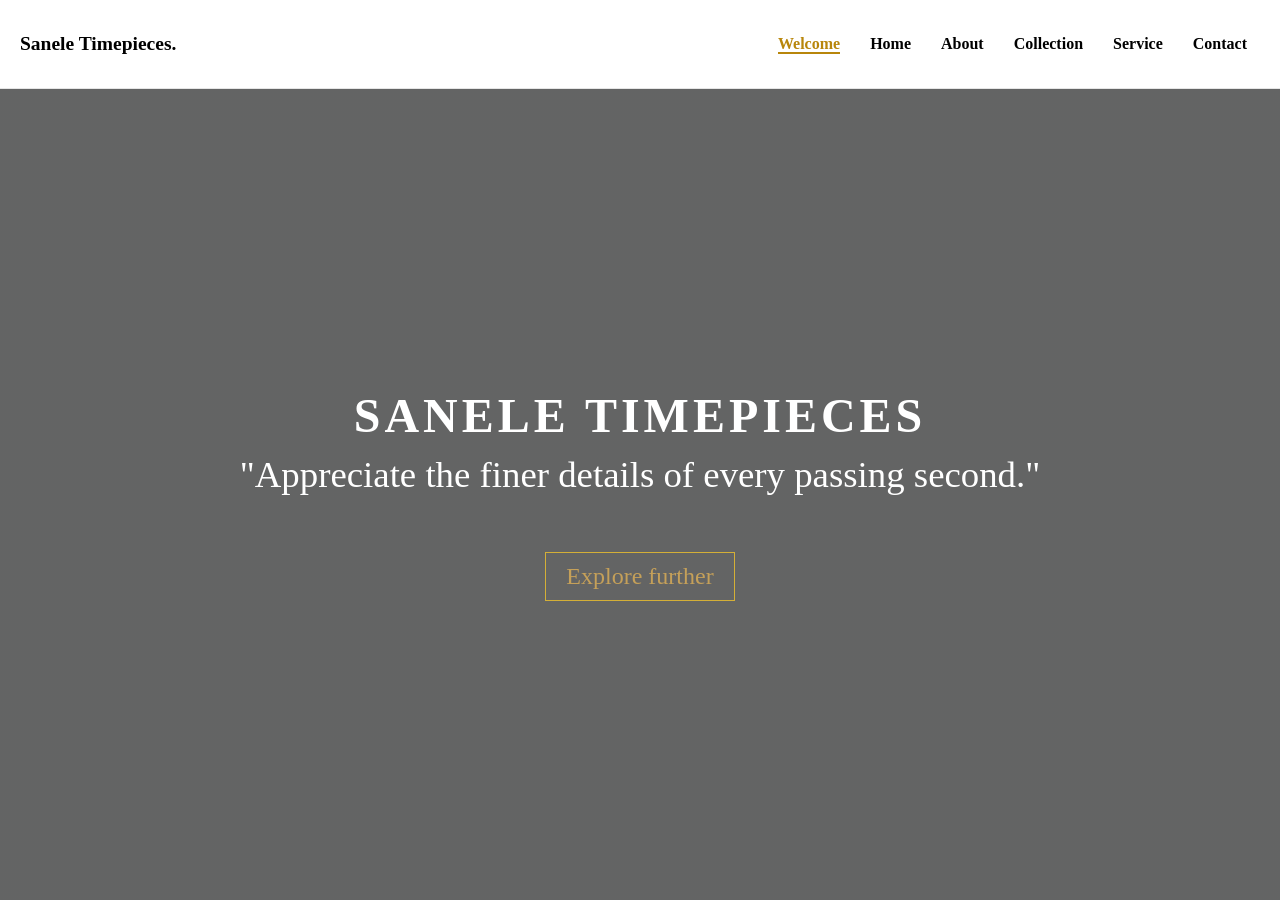
<file: index.html>
<!DOCTYPE html>
<html lang="en">
<head>
    <meta charset="UTF-8">
    <title>Sanele Timepieces | Opening</title>
    <link rel="stylesheet" href="heritage_style.css">
</head>
<body class="home-page">
    <header>
        <h1 class="logo"><a href="index.html">Sanele Timepieces.</a></h1>
        <nav>
            <a href="index.html" class="active">Welcome</a>
            <a href="home.html">Home</a>
            <a href="about.html">About</a>
            <a href="collection.html">Collection</a>
            <a href="service.html">Service</a>
            <a href="contact.html">Contact</a>
        </nav>
    </header>

    <main class="hero-section">
        <h1>Sanele timepieces</h1>
        <p>"Appreciate the finer details of every passing second."</p>
        <a href="home.html" class="btn-pill">Explore further</a> 
    </main>
</body>
</html>
</file>
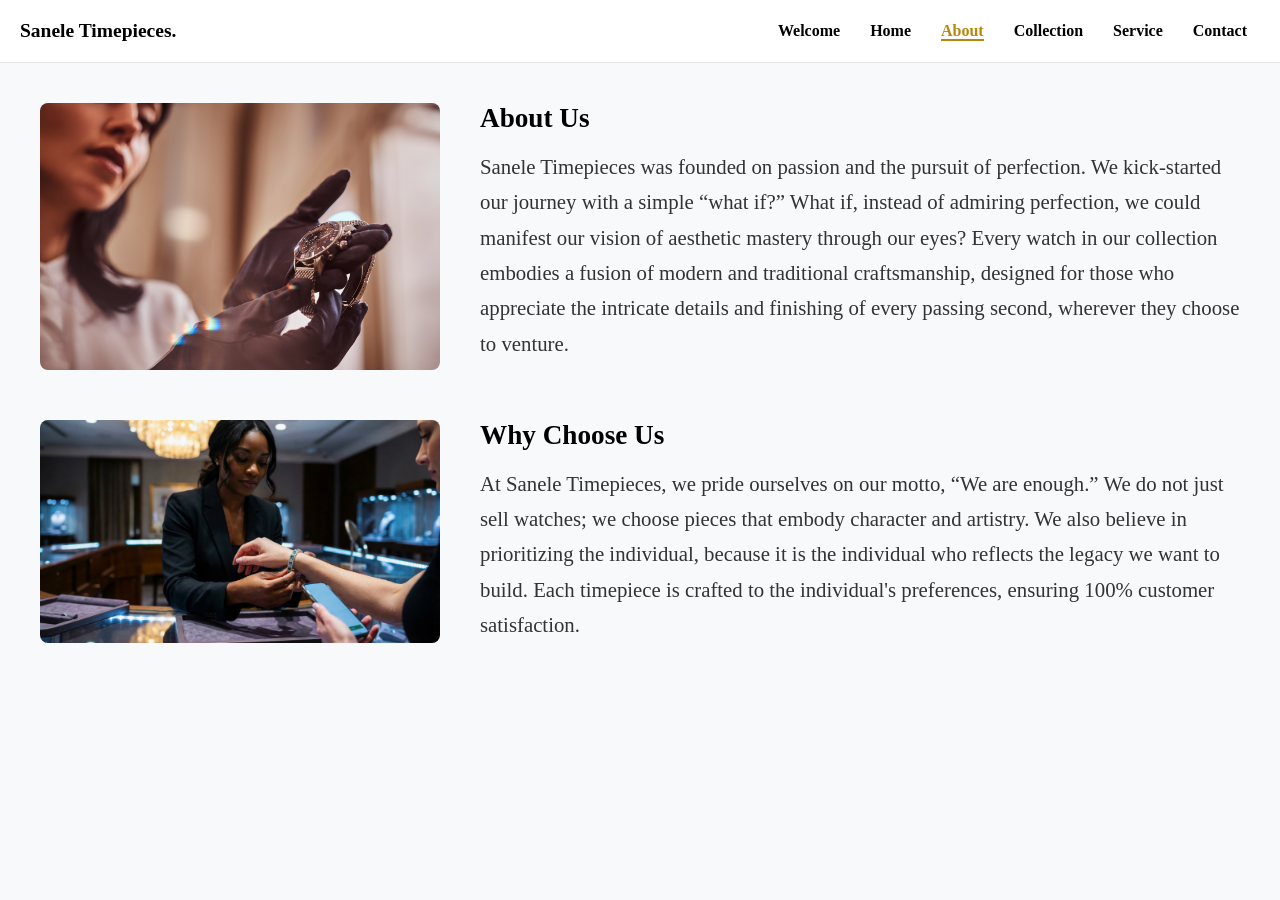
<file: about.html>
<!DOCTYPE html>
<html lang="en">
<head>
    <meta charset="UTF-8">
    <title>About Us</title>
    <link rel="stylesheet" href="heritage_style.css">
</head>
<body>
    <header>
        <div class="logo"><a href="index.html">Sanele Timepieces.</a></div>
        <nav>
            <a href="index.html">Welcome</a>
            <a href="home.html">Home</a>  
            <a href="about.html" class="active">About</a>
            <a href="collection.html">Collection</a>
            <a href="service.html">Service</a>
            <a href="contact.html">Contact</a>
        </nav>
    </header>

    <main class="content-container">
        <section class="row-item">
            <img src="seller-shows-exclusive-men-s-wristwatch-from-new-collection-luxury-jewelry-store.jpg" alt="Our History">
            <article class="text-block">
                <h2>About Us</h2> 
                <p>Sanele Timepieces was founded on passion and the pursuit of perfection. We kick-started our journey with a simple “what if?” What if, instead of admiring perfection, we could manifest our vision of aesthetic mastery through our eyes? Every watch in our collection embodies a fusion of modern and traditional craftsmanship, designed for those who appreciate the intricate details and finishing of every passing second, wherever they choose to venture.</p>
            </article>
        </section>

        <section class="row-item">
            <img src="jewelry-store-employee-helps-customer-try-bracelet-customer-pays-purchase-phone-using-nfc.jpg" alt="Our Commitment">
            <article class="text-block">
                <h2>Why Choose Us</h2> 
                <p>At Sanele Timepieces, we pride ourselves on our motto, “We are enough.” We do not just sell watches; we choose pieces that embody character and artistry. We also believe in prioritizing the individual, because it is the individual who reflects the legacy we want to build. Each timepiece is crafted to the individual's preferences, ensuring 100% customer satisfaction.</p>
            </article>
        </section>
    </main>
</body>
</html>
</file>
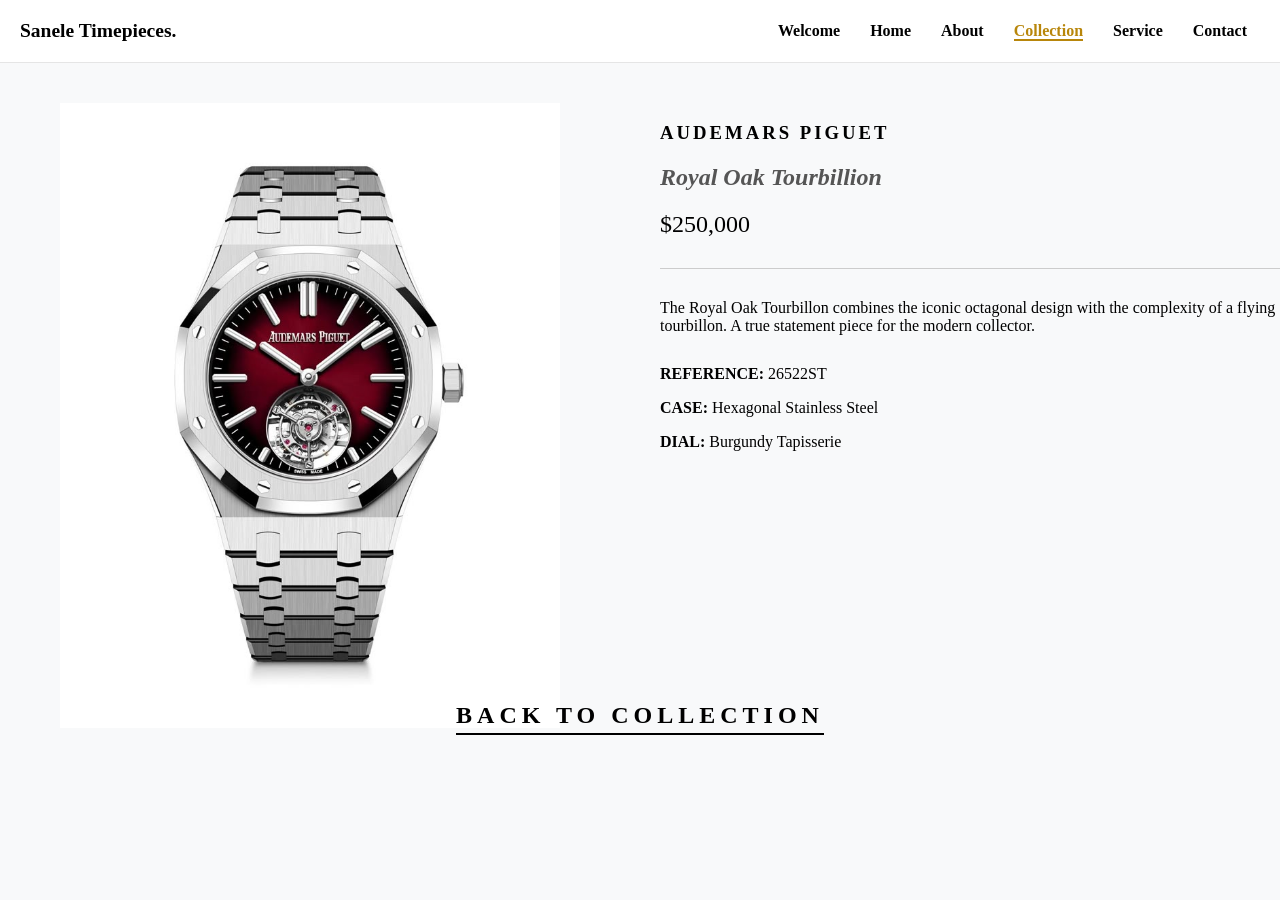
<file: Audemars1.html>
<!DOCTYPE html>
<html lang="en">
<head>
    <meta charset="UTF-8">
    <meta name="viewport" content="width=device-width, initial-scale=1.0">
    <title>Audemars Piguet | Sanele Timepieces</title>
    <link rel="stylesheet" href="heritage_style.css">
</head>
<body>
    <header>
        <div class="logo">
            <a href="index.html">Sanele Timepieces.</a>
        </div> 
        <nav>
            <a href="index.html">Welcome</a>
            <a href="home.html">Home</a>  
            <a href="about.html">About</a>
            <a href="collection.html" class="active">Collection</a>
            <a href="service.html">Service</a>
            <a href="contact.html">Contact</a>
        </nav>
    </header>

    <main class="collection-container">
        <article style="display: flex; flex-wrap: wrap; gap: 40px; padding: 40px 0;">
            
            <figure style="flex: 1; min-width: 300px; text-align: center; margin: 0;">
                <img src="product-8.jpg" alt="Audemars Piguet Royal Oak Tourbillion" class="product-img" style="width: 100%; max-width: 500px; height: auto;">
            </figure>

            <section style="flex: 1; min-width: 300px;">
                <h1 style="text-transform: uppercase; letter-spacing: 3px;">Audemars Piguet</h1>
                <h2 style="font-style: italic; color: #555;">Royal Oak Tourbillion</h2>
                <p style="font-size: 1.5rem; margin: 20px 0;">$250,000</p>
                
                <hr style="border: 0; border-top: 1px solid #ccc; margin: 30px 0;">

                <div class="description">
                    <p>The Royal Oak Tourbillon combines the iconic octagonal design with the complexity of a flying tourbillon. A true statement piece for the modern collector.</p>
                </div>

                <aside style="margin: 30px 0;">
                    <p><strong>REFERENCE:</strong> 26522ST</p>
                    <p><strong>CASE:</strong> Hexagonal Stainless Steel</p>
                    <p><strong>DIAL:</strong> Burgundy Tapisserie</p>
                </aside>
            </section>
        </article>

        <div class="back-footer">
            <a href="collection.html" class="back-to-collection">BACK TO COLLECTION</a>
        </div>
    </main>

</body>
</html>
</file>
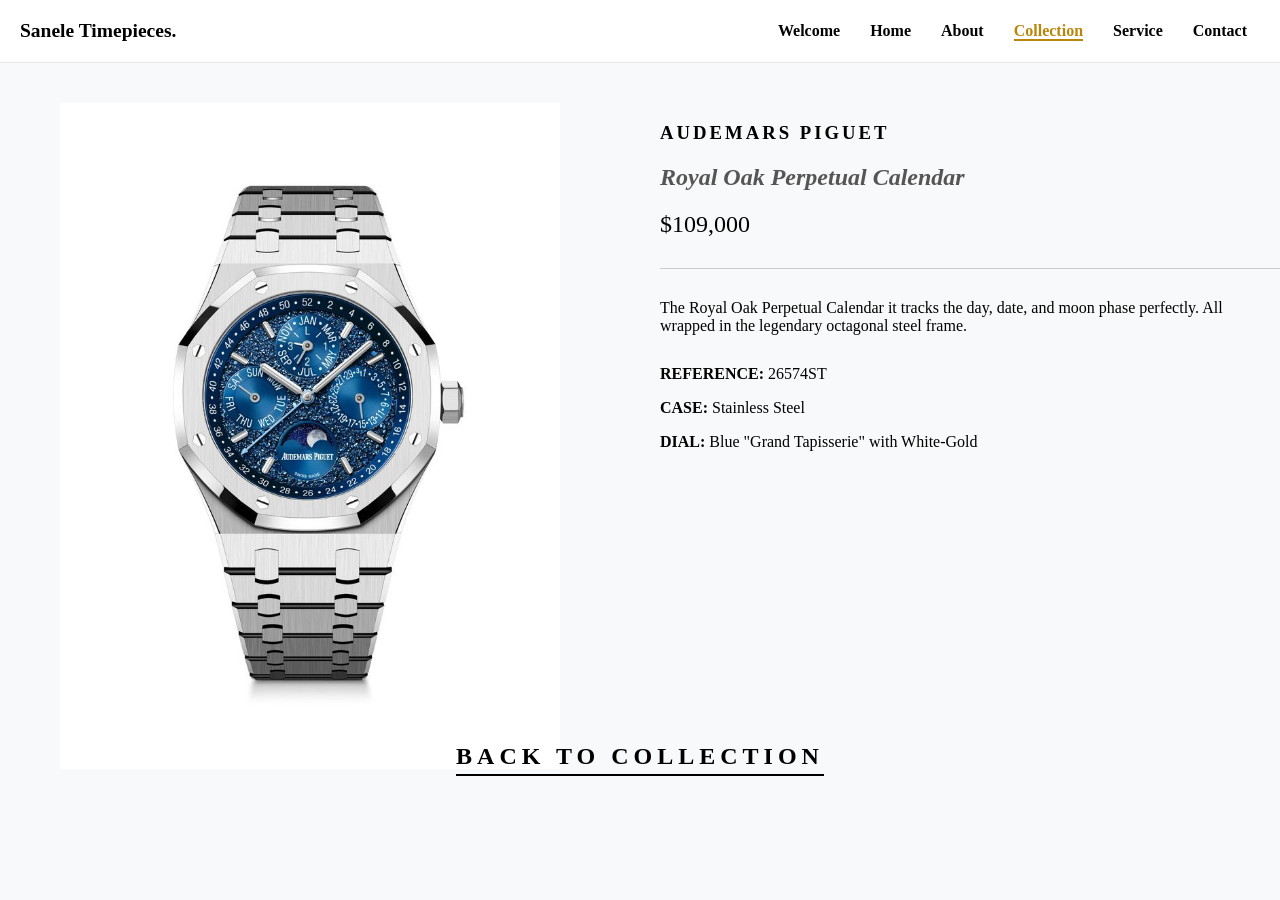
<file: Audemars2.html>
<!DOCTYPE html>
<html lang="en">
<head>
    <meta charset="UTF-8">
    <meta name="viewport" content="width=device-width, initial-scale=1.0">
    <title>Audemars Piguet | Sanele Timepieces</title>
    <link rel="stylesheet" href="heritage_style.css">
</head>
<body>
    <header>
        <div class="logo">
            <a href="index.html">Sanele Timepieces.</a>
        </div>  
        <nav>
            <a href="index.html">Welcome</a>
            <a href="home.html">Home</a>  
            <a href="about.html">About</a>
            <a href="collection.html" class="active">Collection</a>
            <a href="service.html">Service</a>
            <a href="contact.html">Contact</a>
        </nav>
    </header>

    <main class="collection-container">
        <article style="display: flex; flex-wrap: wrap; gap: 40px; padding: 40px 0;">
            <figure style="flex: 1; min-width: 300px; text-align: center; margin: 0;">
                <img src="product-9.jpg" alt="Audemars Piguet Royal Oak Perpetual Calendar" class="product-img" style="width: 100%; max-width: 500px; height: auto;">
            </figure>

            <section style="flex: 1; min-width: 300px;">
                    <h1 style="text-transform: uppercase; letter-spacing: 3px;">Audemars Piguet</h1>
                    <h2 style="font-style: italic; color: #555;">Royal Oak Perpetual Calendar</h2>
                    <p style="font-size: 1.5rem; margin: 20px 0;">$109,000</p>
                    <hr style="border: 0; border-top: 1px solid #ccc; margin: 30px 0;">
                <div class="description">
                    <p>The Royal Oak Perpetual Calendar it tracks the day, date, and moon phase perfectly. All wrapped in the legendary octagonal steel frame.</p>
                </div>
                <aside style="margin: 30px 0;">
                    <p><strong>REFERENCE:</strong> 26574ST</p>
                    <p><strong>CASE:</strong> Stainless Steel</p>
                    <p><strong>DIAL:</strong> Blue "Grand Tapisserie" with White-Gold</p>
                </aside>
            </section>
        </article>

        <div class="back-footer">
            <a href="collection.html" class="back-to-collection">BACK TO COLLECTION</a>
        </div>
    </main>
</body>
</html>
</file>
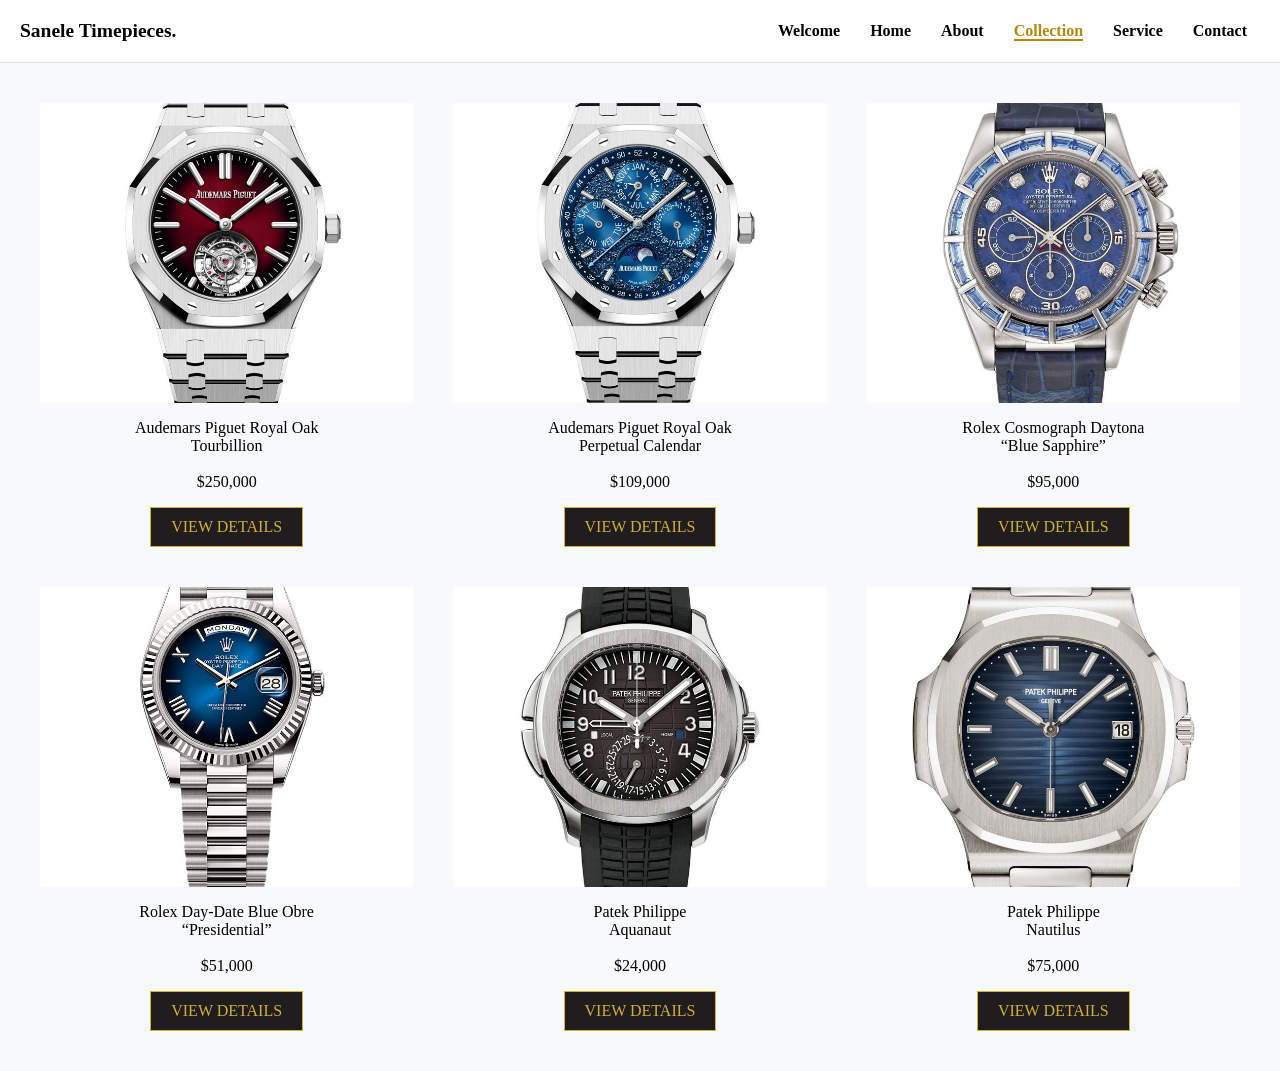
<file: collection.html>
<!DOCTYPE html>
<html lang="en">
<head>
    <meta charset="UTF-8">
    <title>Collection | Sanele Timepieces</title>
    <link rel="stylesheet" href="heritage_style.css">
</head>
<body>
    <header>
        <div class="logo"><a href="index.html">Sanele Timepieces.</a></div>
        <nav>
            <a href="index.html">Welcome</a>
            <a href="home.html">Home</a>  
            <a href="about.html">About</a>
            <a href="collection.html" class="active">Collection</a>
            <a href="service.html">Service</a>
            <a href="contact.html">Contact</a>
        </nav>
    </header>

    <main class="collection-grid">
        
        <figure class="product-card">
            <img src="product-8.jpg" alt="Audemars Piguet Royal Oak Tourbillion">
            <figcaption>
                <p>Audemars Piguet Royal Oak<br>Tourbillion<br><br>$250,000</p>
                <a href="Audemars1.html" class="btn-view">VIEW DETAILS</a>
            </figcaption>
        </figure>

        
        <figure class="product-card">
            <img src="product-9.jpg" alt="Audemars Piguet Royal Oak Perpetual Calendar">
            <figcaption>
                <p>Audemars Piguet Royal Oak<br> Perpetual Calendar<br><br>$109,000</p>
                <a href="Audemars2.html" class="btn-view">VIEW DETAILS</a>
            </figcaption>
        </figure>

        
        <figure class="product-card">
            <img src="product-3s2.jpg" alt="Rolex Cosmograph Daytona Blue Sapphire">
            <figcaption>
                <p>Rolex Cosmograph Daytona<br>“Blue Sapphire”<br><br>$95,000</p>
                <a href="Rolex-Cosmograph-3.html" class="btn-view">VIEW DETAILS</a>
            </figcaption>
        </figure>

        
        <figure class="product-card">
            <img src="product-4s.jpg" alt="Rolex Day-Date Blue Obre Presidential">
            <figcaption>
                <p>Rolex Day-Date Blue Obre<br>“Presidential”<br><br>$51,000</p>
                <a href="Rolex_Day-Date4.html" class="btn-view">VIEW DETAILS</a>
            </figcaption>
        </figure> 
        
        <figure class="product-card">
            <img src="product-10s2.jpg" alt="Patek Philippe Aquanaut">
            <figcaption>
                <p>Patek Philippe<br>Aquanaut<br><br>$24,000</p>
                <a href="Patek-Aquanaut5.html" class="btn-view">VIEW DETAILS</a>
            </figcaption>
        </figure>

    
        <figure class="product-card">
            <img src="product-6.jpg" alt="Patek Philippe Nautilus">
            <figcaption>
                <p>Patek Philippe<br>Nautilus<br><br>$75,000</p>
                <a href="Patek-Nautilus6.html" class="btn-view">VIEW DETAILS</a>
            </figcaption>
        </figure>
    </main>
</body>
</html>
</file>
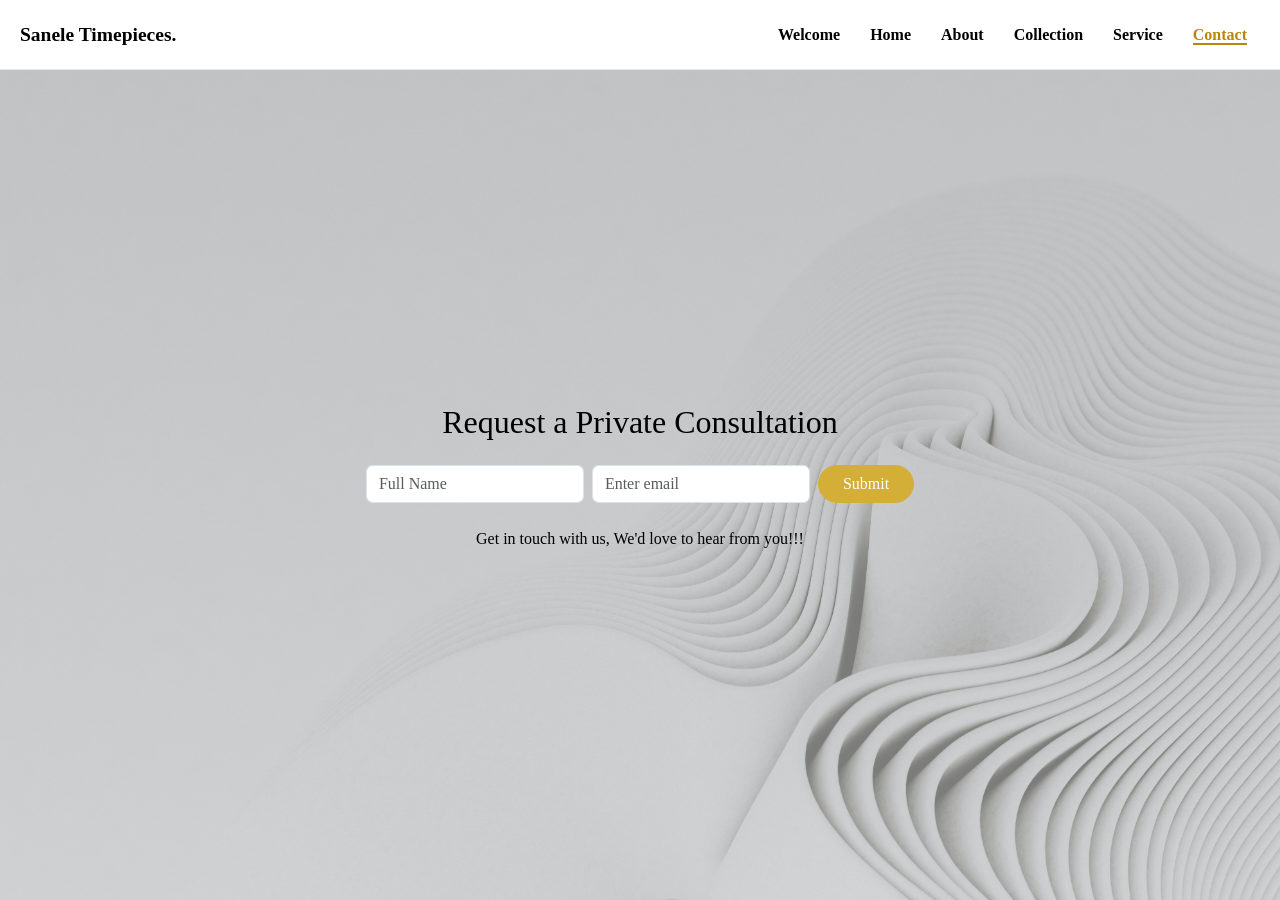
<file: contact.html>
<!DOCTYPE html>
<html lang="en">
<head>
    <meta charset="UTF-8">
    <meta name="viewport" content="width=device-width, initial-scale=1.0">
    <title>Contact Us</title>
    <link href="https://cdn.jsdelivr.net/npm/bootstrap@5.3.3/dist/css/bootstrap.min.css" rel="stylesheet">
    <link rel="stylesheet" href="heritage_style.css">
</head>
<body class="contact-page">

    <header>
        <div class="logo"><a href="index.html">Sanele Timepieces.</a></div>
        <nav>
            <a href="index.html">Welcome</a>
            <a href="home.html">Home</a>  
            <a href="about.html">About</a>
            <a href="collection.html">Collection</a>
            <a href="service.html">Service</a>
            <a href="contact.html" class="active">Contact</a>
        </nav>
    </header>

    <main class="contact-container container my-5">
        <h2 class="mb-4">Request a Private Consultation</h2> 
        
        <form action="">
            <div class="row g-2">
                <div class="col">
                    <input type="text" class="form-control" placeholder="Full Name" name="name" required>
                </div>
                <div class="col">
                    <input type="email" class="form-control" placeholder="Enter email" name="email" required>
                </div>
                <div class="col-auto">
                    <button type="submit" class="btn btn-primary rounded-pill px-4">Submit</button>
                </div>
            </div>
        </form>
        
        <p class="mt-4">Get in touch with us, We'd love to hear from you!!!</p> 
    </main>

    <script src="https://cdn.jsdelivr.net/npm/bootstrap@5.3.3/dist/js/bootstrap.bundle.min.js"></script>
</body>
</html>
</file>
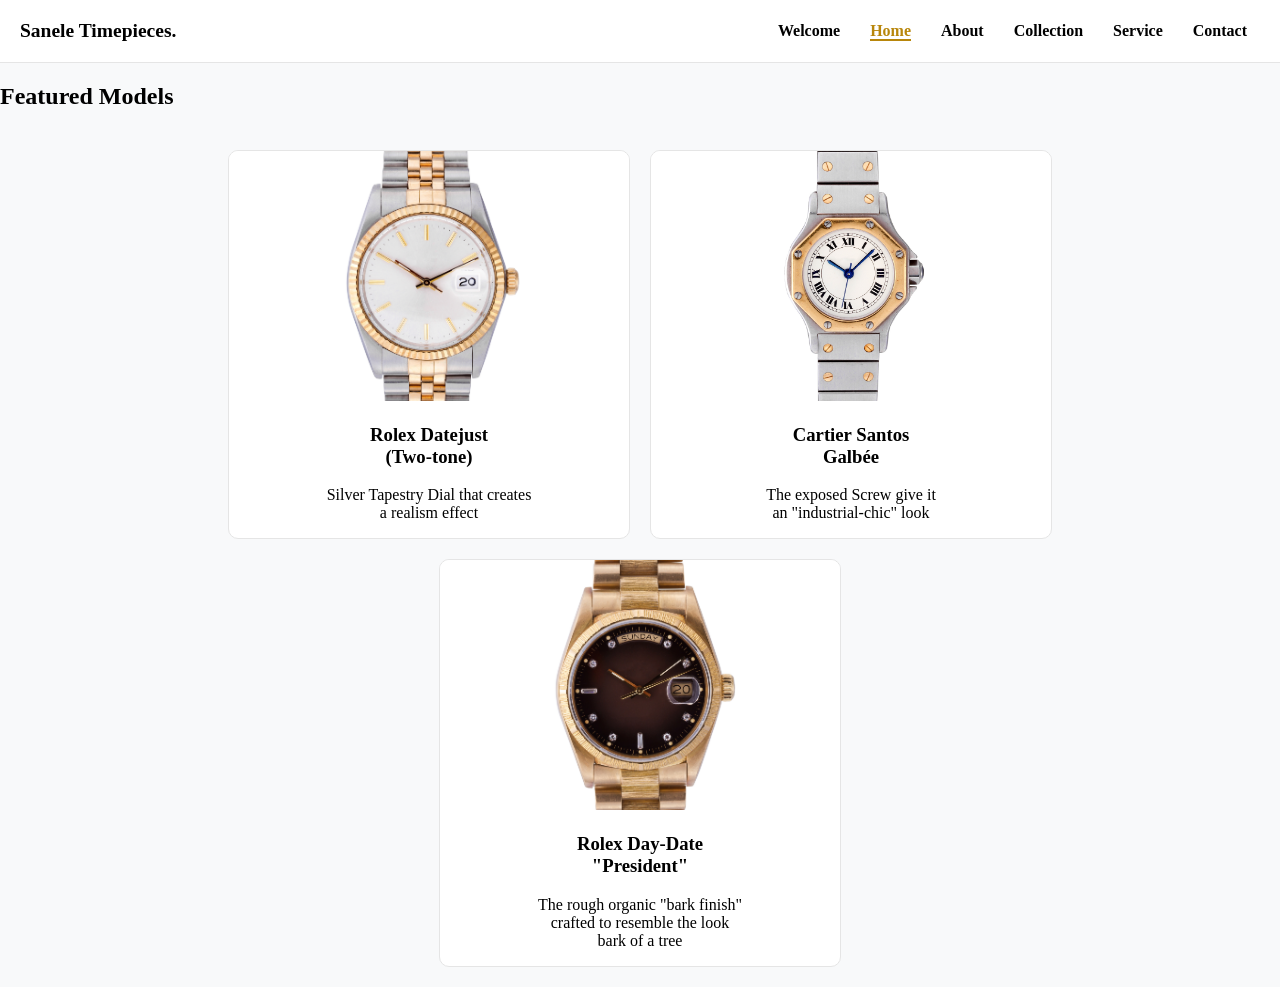
<file: home.html>
<!DOCTYPE html>
<html lang="en">
<head>
    <meta charset="UTF-8">
    <title>Sanele Timepieces | Home</title>
    <link rel="stylesheet" href="heritage_style.css">
</head>
<body>
    <header>
        <div class="logo"><a href="index.html">Sanele Timepieces.</a></div>
        <nav>
            <a href="index.html">Welcome</a>
            <a href="home.html" class="active">Home</a>  
            <a href="about.html">About</a>
            <a href="collection.html">Collection</a>
            <a href="service.html">Service</a>
            <a href="contact.html">Contact</a>
        </nav>
    </header>

    <main>
        <h2>Featured Models</h2> 
        <section class="watch-grid">
            <article class="watch-card">
                <img src="elegant-watch-with-silver-golden-chain-isolated.jpg" alt="Rolex Datejust">
                <h3>Rolex Datejust<br>(Two-tone)</h3> 
                <p>Silver Tapestry Dial that creates<br>a realism effect</p>
            </article>

            <article class="watch-card">
                <img src="elegant-watch-with-silver-golden-chain-lights-isolated.jpg" alt="Cartier Santos">
                <h3>Cartier Santos<br>Galbée</h3> 
                <p>The exposed Screw give it<br> an "industrial-chic" look</p>  
            </article>

            <article class="watch-card">
                <img src="stylish-golden-watch-white-surface.jpg" alt="Rolex Day-Date">
                <h3>Rolex Day-Date<br>"President"</h3> 
                <p>The rough organic "bark finish"<br> crafted to resemble the look<br> bark of a tree </p> 
            </article>
        </section>
    </main>
</body>
</html>
</file>
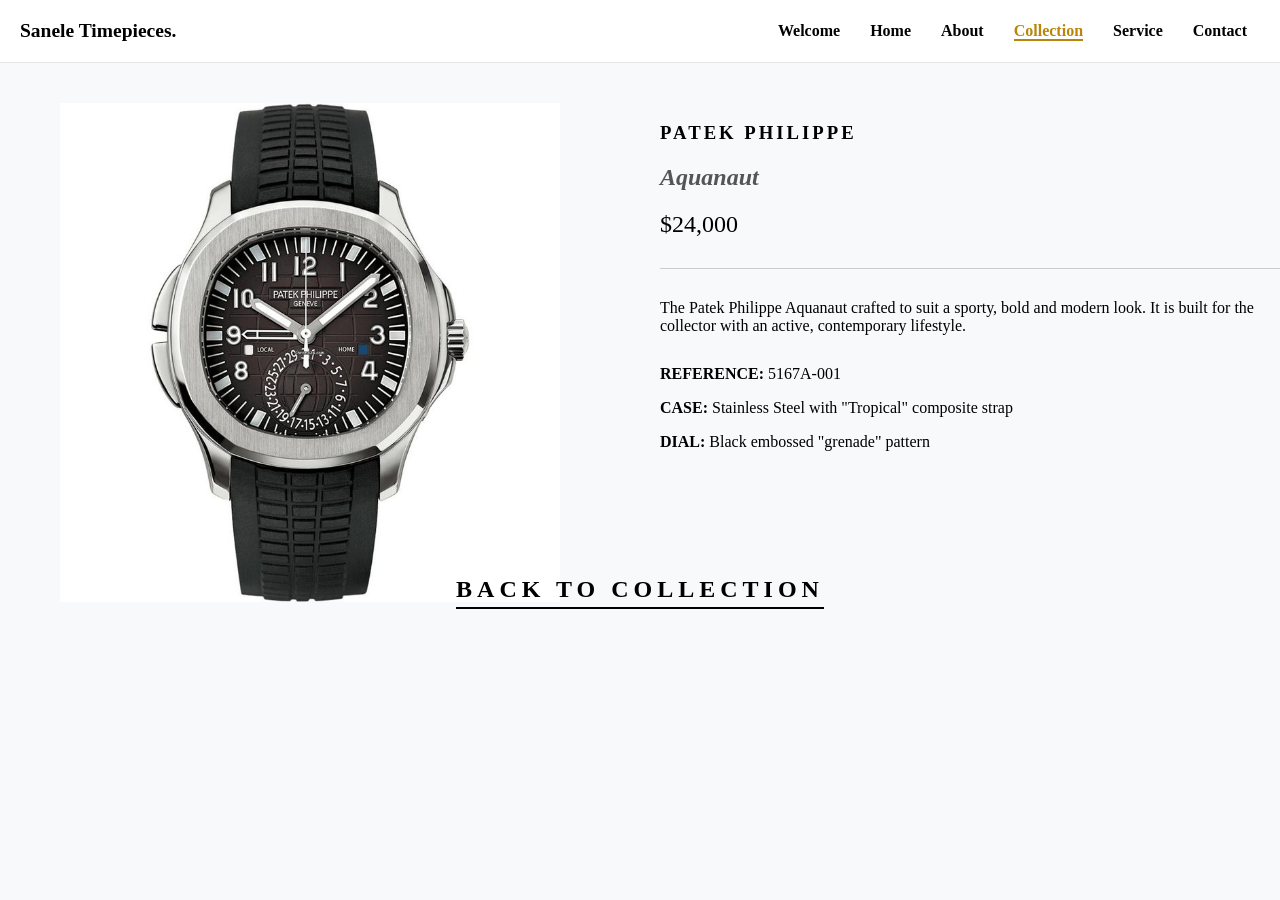
<file: Patek-Aquanaut5.html>
<!DOCTYPE html>
<html lang="en">
<head>
    <meta charset="UTF-8">
    <meta name="viewport" content="width=device-width, initial-scale=1.0">
    <title>Patek Philippe | Sanele Timepieces</title>
    <link rel="stylesheet" href="heritage_style.css">
</head>
<body>
    <header>
        <div class="logo">
            <a href="index.html">Sanele Timepieces.</a>
        </div> 
        <nav>
            <a href="index.html">Welcome</a>
            <a href="home.html">Home</a>  
            <a href="about.html">About</a>
            <a href="collection.html" class="active">Collection</a>
            <a href="service.html">Service</a>
            <a href="contact.html">Contact</a>
        </nav>
    </header>

    <main class="collection-container">
        <article style="display: flex; flex-wrap: wrap; gap: 40px; padding: 40px 0;">
            <figure style="flex: 1; min-width: 300px; text-align: center; margin: 0;">
                <img src="product-10s2.jpg" alt="Patek Philippe Aquanaut" class="product-img" style="width: 100%; max-width: 500px; height: auto;">
            </figure>

            <section style="flex: 1; min-width: 300px;">
                <h1 style="text-transform: uppercase; letter-spacing: 3px;">Patek Philippe</h1>
                    <h2 style="font-style: italic; color: #555;">Aquanaut</h2>
                    <p style="font-size: 1.5rem; margin: 20px 0;">$24,000</p>
                <hr style="border: 0; border-top: 1px solid #ccc; margin: 30px 0;">
                <div class="description">
                    <p>The Patek Philippe Aquanaut crafted to suit a sporty, bold and modern look. It is built for the collector with an active, contemporary lifestyle.</p>
                </div>
                <aside style="margin: 30px 0;">
                    <p><strong>REFERENCE:</strong> 5167A-001 </p>
                    <p><strong>CASE:</strong> Stainless Steel with "Tropical" composite strap</p>
                    <p><strong>DIAL:</strong> Black embossed "grenade" pattern</p>
                </aside>
            </section>
        </article>

        <div class="back-footer">
            <a href="collection.html" class="back-to-collection">BACK TO COLLECTION</a>
        </div>
    </main>
</body>
</html>
</file>
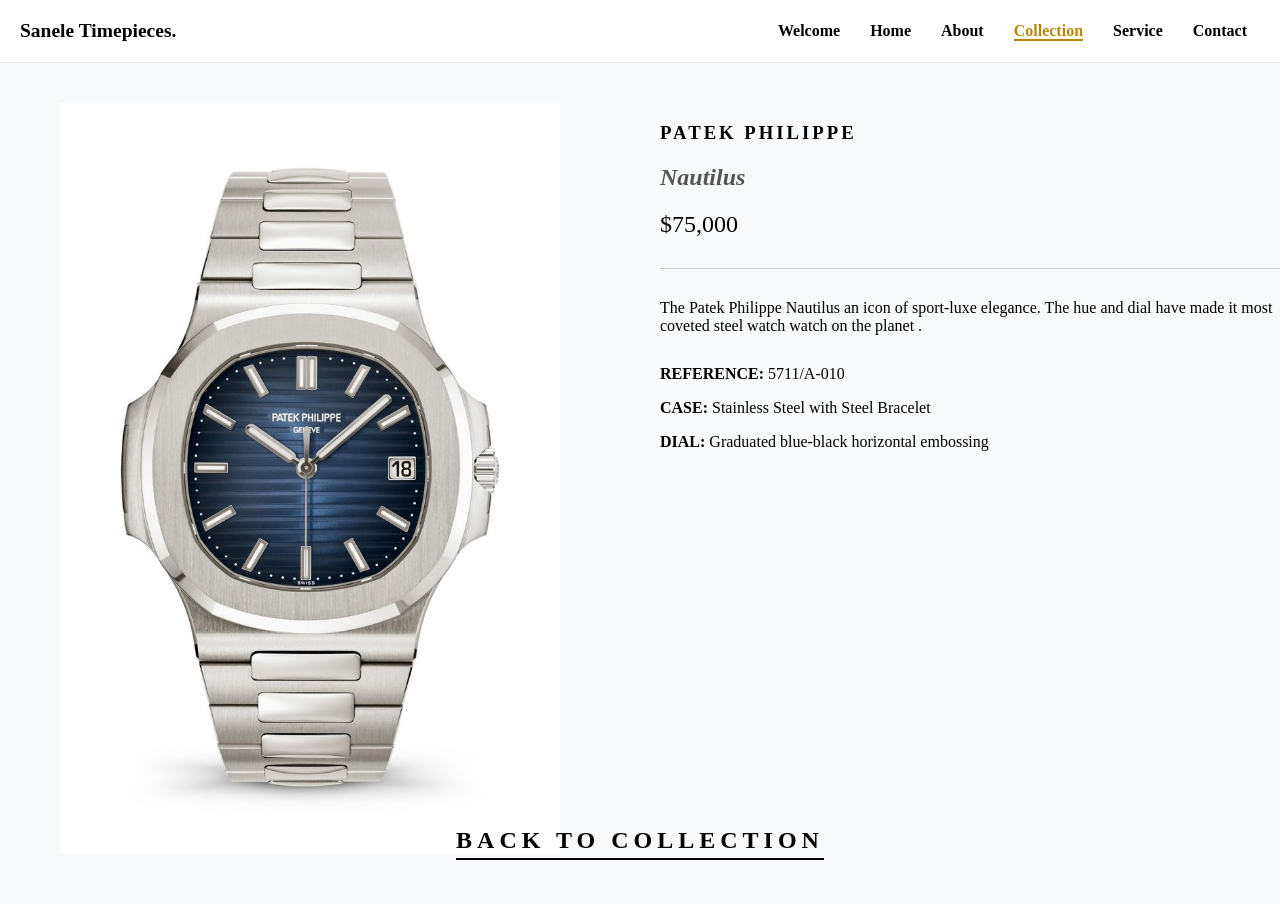
<file: Patek-Nautilus6.html>
<!DOCTYPE html>
<html lang="en">
<head>
    <meta charset="UTF-8">
    <meta name="viewport" content="width=device-width, initial-scale=1.0">
    <title>Audemars Piguet | Sanele Timepieces</title>
    <link rel="stylesheet" href="heritage_style.css">
</head>
<body>
    <header>
        <div class="logo">
            <a href="index.html">Sanele Timepieces.</a>
        </div> 
        <nav>
            <a href="index.html">Welcome</a>
            <a href="home.html">Home</a>  
            <a href="about.html">About</a>
            <a href="collection.html" class="active">Collection</a>
            <a href="service.html">Service</a>
            <a href="contact.html">Contact</a>
        </nav>
    </header>

    <main class="collection-container">
        <article style="display: flex; flex-wrap: wrap; gap: 40px; padding: 40px 0;">
            <figure style="flex: 1; min-width: 300px; text-align: center; margin: 0;">
                <img src="product-6.jpg" alt="Patek Philippe Nautilus" class="product-img" style="width: 100%; max-width: 500px; height: auto;">
            </figure>

            <section style="flex: 1; min-width: 300px;">
                <h1 style="text-transform: uppercase; letter-spacing: 3px;">Patek Philippe</h1>
                <h2 style="font-style: italic; color: #555;">Nautilus</h2>
                <p style="font-size: 1.5rem; margin: 20px 0;">$75,000</p>
                <hr style="border: 0; border-top: 1px solid #ccc; margin: 30px 0;">
                <div class="description">
                    <p>The Patek Philippe Nautilus an icon of sport-luxe elegance. The hue and dial have made it most coveted steel watch watch on the planet .</p>
                </div>
                <aside style="margin: 30px 0;">
                    <p><strong>REFERENCE:</strong> 5711/A-010 </p>
                    <p><strong>CASE:</strong> Stainless Steel with Steel Bracelet</p>
                    <p><strong>DIAL:</strong> Graduated blue-black horizontal embossing</p>
                </aside>
            </section>
        </article>

        <div class="back-footer">
            <a href="collection.html" class="back-to-collection">BACK TO COLLECTION</a>
        </div>
    </main>
</body>
</html>
</file>
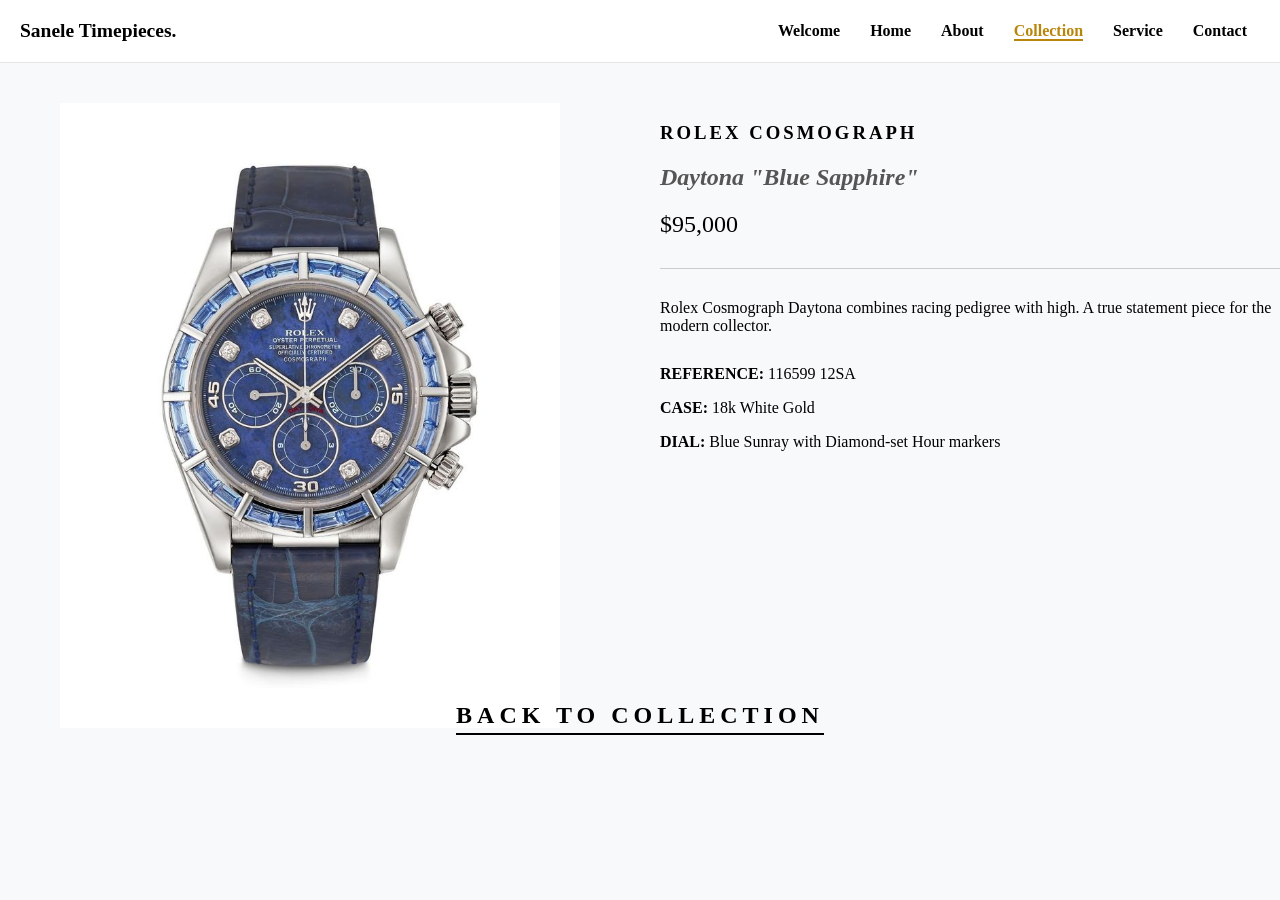
<file: Rolex-Cosmograph-3.html>
<!DOCTYPE html>
<html lang="en">
<head>
    <meta charset="UTF-8">
    <meta name="viewport" content="width=device-width, initial-scale=1.0">
    <title>Audemars Piguet | Sanele Timepieces</title>
    <link rel="stylesheet" href="heritage_style.css">
</head>
<body>
    <header>
        <div class="logo">
            <a href="index.html">Sanele Timepieces.</a>
        </div> 
        <nav>
            <a href="index.html">Welcome</a>
            <a href="home.html">Home</a>  
            <a href="about.html">About</a>
            <a href="collection.html" class="active">Collection</a>
            <a href="service.html">Service</a>
            <a href="contact.html">Contact</a>
        </nav>
    </header>

    <main class="collection-container">
        <article style="display: flex; flex-wrap: wrap; gap: 40px; padding: 40px 0;">
            <figure style="flex: 1; min-width: 300px; text-align: center; margin: 0;">
                <img src="product-3s2.jpg" alt="Rolex Cosmograph Daytona Blue Sapphire" class="product-img" style="width: 100%; max-width: 500px; height: auto;">
            </figure>

            <section style="flex: 1; min-width: 300px;">
                <h1 style="text-transform: uppercase; letter-spacing: 3px;">Rolex Cosmograph</h1>
                <h2 style="font-style: italic; color: #555;">Daytona "Blue Sapphire"</h2>
                <p style="font-size: 1.5rem; margin: 20px 0;">$95,000</p>
                <hr style="border: 0; border-top: 1px solid #ccc; margin: 30px 0;">
                <div class="description">
                    <p>Rolex Cosmograph Daytona combines racing pedigree with high. A true statement piece for the modern collector.</p>
                </div>
                <aside style="margin: 30px 0;">
                    <p><strong>REFERENCE:</strong> 116599 12SA</p>
                    <p><strong>CASE:</strong> 18k White Gold</p>
                    <p><strong>DIAL:</strong> Blue Sunray with Diamond-set Hour markers</p>
                </aside>
            </section>
        </article>

        <div class="back-footer">
            <a href="collection.html" class="back-to-collection">BACK TO COLLECTION</a>
        </div>
    </main>
</body>
</html>
</file>
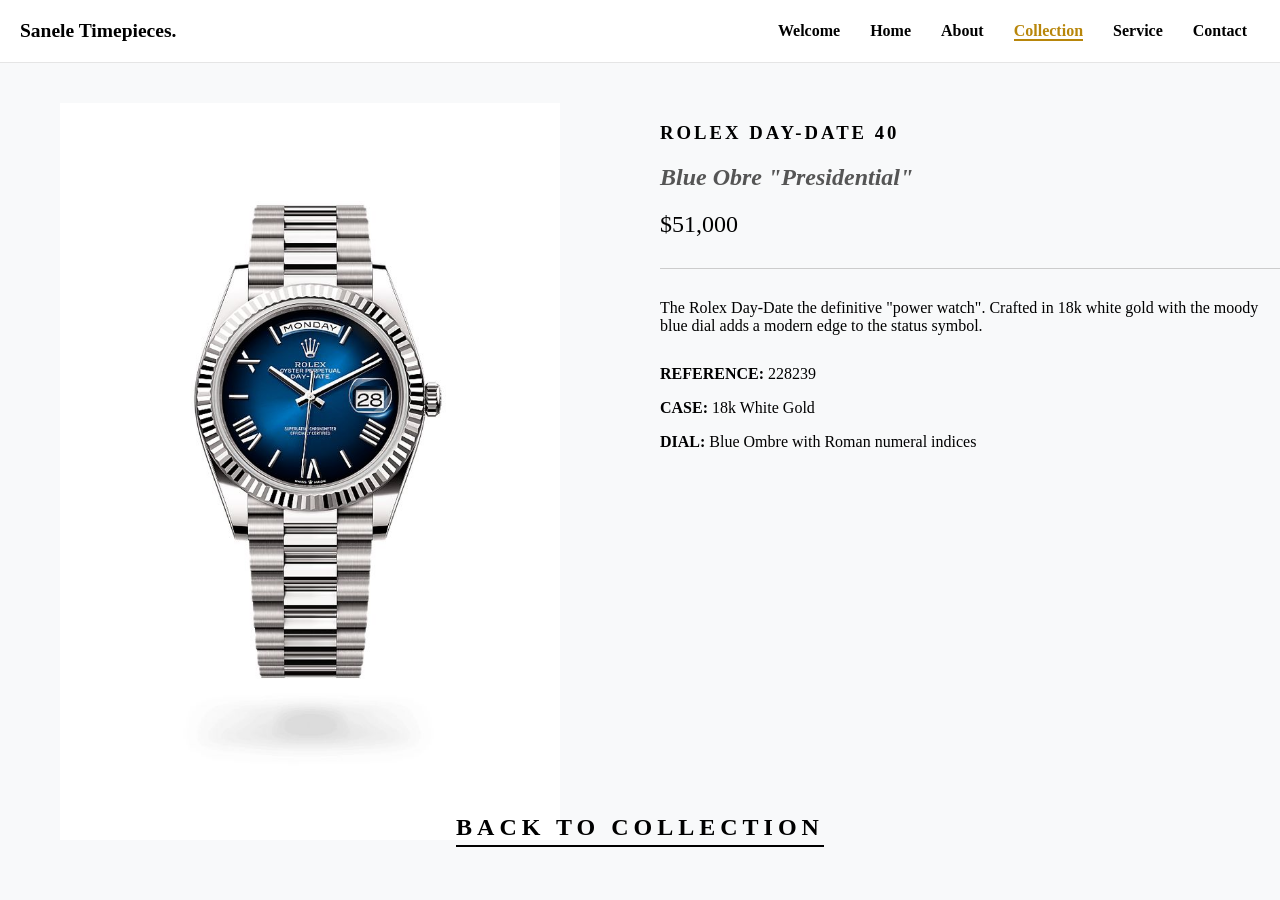
<file: Rolex_Day-Date4.html>
<!DOCTYPE html>
<html lang="en">
<head>
    <meta charset="UTF-8">
    <meta name="viewport" content="width=device-width, initial-scale=1.0">
    <title>Audemars Piguet | Sanele Timepieces</title>
    <link rel="stylesheet" href="heritage_style.css">
</head>
<body>
    <header>
        <div class="logo">
            <a href="index.html">Sanele Timepieces.</a>
        </div> 
        <nav>
            <a href="index.html">Welcome</a>
            <a href="home.html">Home</a>  
            <a href="about.html">About</a>
            <a href="collection.html" class="active">Collection</a>
            <a href="service.html">Service</a>
            <a href="contact.html">Contact</a>
        </nav>
    </header>

    <main class="collection-container">
        <article style="display: flex; flex-wrap: wrap; gap: 40px; padding: 40px 0;">
            <figure style="flex: 1; min-width: 300px; text-align: center; margin: 0;">
                <img src="product-4s.jpg" alt="Rolex Day-Date 40 Blue Ombre" class="product-img" style="width: 100%; max-width: 500px; height: auto;">
            </figure>

            <section style="flex: 1; min-width: 300px;">
                <h1 style="text-transform: uppercase; letter-spacing: 3px;">Rolex Day-Date 40</h1>
                <h2 style="font-style: italic; color: #555;">Blue Obre "Presidential"</h2>
                <p style="font-size: 1.5rem; margin: 20px 0;">$51,000</p>
                <hr style="border: 0; border-top: 1px solid #ccc; margin: 30px 0;">
                <div class="description">
                    <p>The Rolex Day-Date the definitive "power watch". Crafted in 18k white gold with the moody blue dial adds a modern edge to the status symbol.</p>
                </div>
                <aside style="margin: 30px 0;">
                    <p><strong>REFERENCE:</strong> 228239</p>
                    <p><strong>CASE:</strong> 18k White Gold</p>
                    <p><strong>DIAL:</strong> Blue Ombre with Roman numeral indices</p>
                </aside>
            </section>
        </article>

        <div class="back-footer">
            <a href="collection.html" class="back-to-collection">BACK TO COLLECTION</a>
        </div>
    </main>
</body>
</html>
</file>
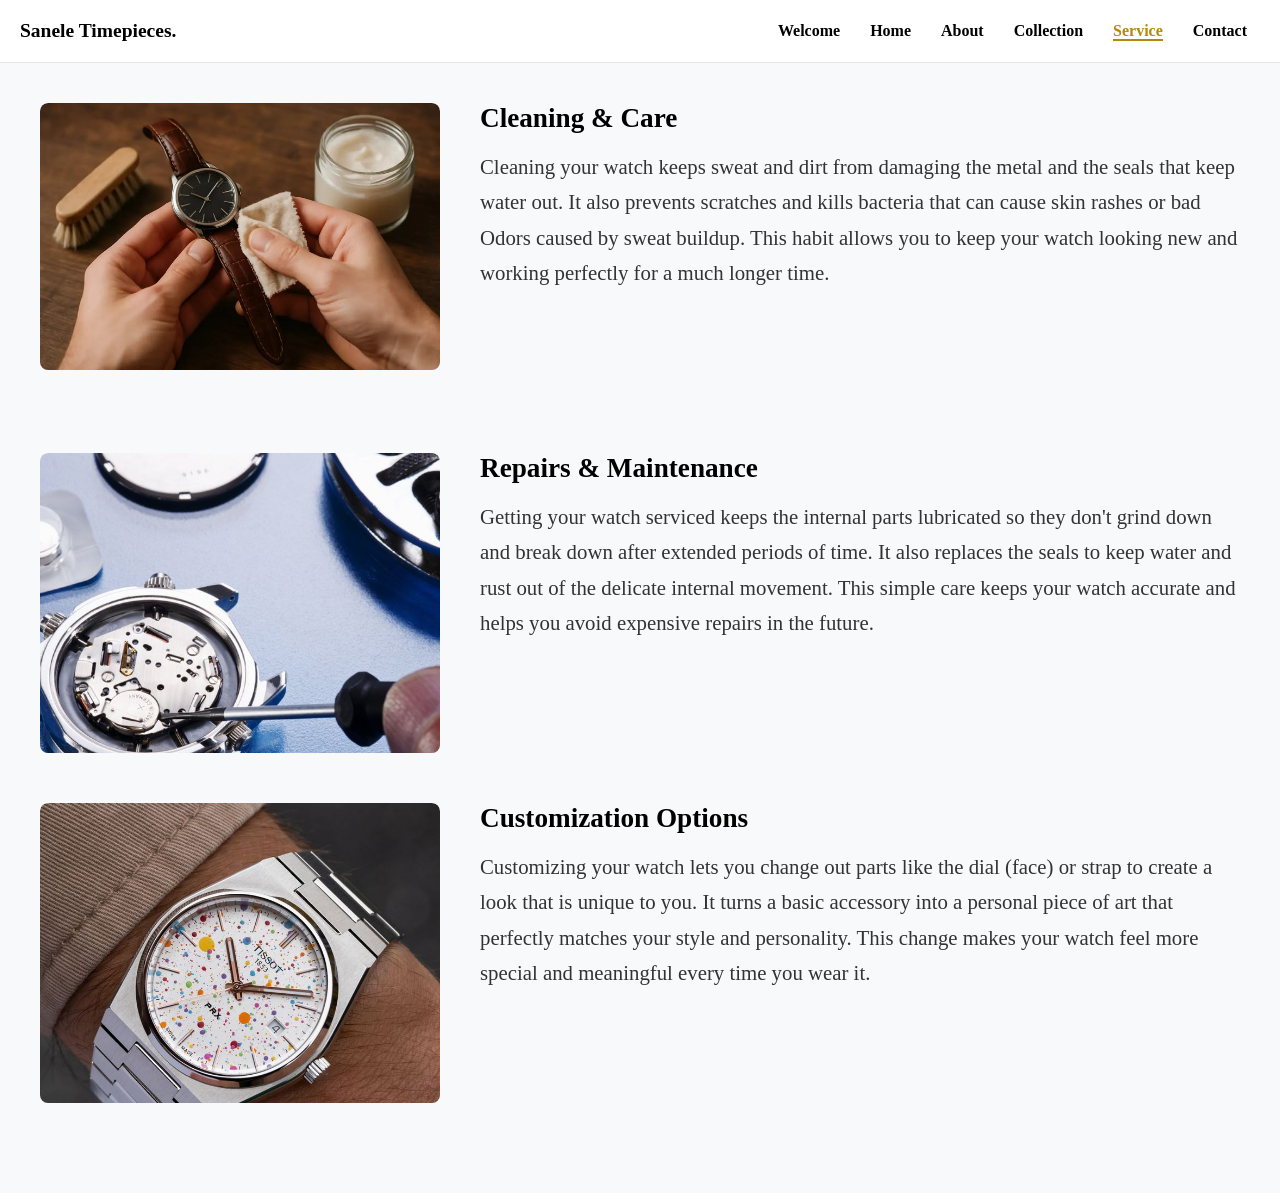
<file: service.html>
<!DOCTYPE html>
<html lang="en">
<head>
    <meta charset="UTF-8">
    <title>Services</title>
    <link rel="stylesheet" href="heritage_style.css">
</head>
<body>
    <header>
        <div class="logo"><a href="index.html">Sanele Timepieces.</a></div>
        <nav>
            <a href="index.html">Welcome</a>
            <a href="home.html">Home</a>  
            <a href="about.html">About</a>
            <a href="collection.html">Collection</a>
            <a href="service.html" class="active">Service</a>
            <a href="contact.html">Contact</a>
        </nav>
    </header>

    <main class="content-container">
        <section class="row-item">
            <div class="image-block">
                <img src="watch-cleaning.jpg" alt="Cleaning Service">
            </div>
            <article class="text-block"> 
                <h3>Cleaning & Care</h3>
                <p>Cleaning your watch keeps sweat and dirt from damaging the metal and the seals that keep water out. It also prevents scratches and kills bacteria that can cause skin rashes or bad Odors caused by sweat buildup. This habit allows you to keep your watch looking new and working perfectly for a much longer time.</p>            </article>
        </section>

        <section class="row-item">

            <div class="image-block">
                <img src="watch-maintenance.jpg" alt="Maintenance Service">
            </div>
            
            <article class="text-block">
                <h3>Repairs & Maintenance</h3>
                <p>Getting your watch serviced keeps the internal parts lubricated so they don't grind down and break down after extended periods of time. It also replaces the seals to keep water and rust out of the delicate internal movement. This simple care keeps your watch accurate and helps you avoid expensive repairs in the future.</p>
            </article>
        </section>

        <section class="row-item">

            <div class="image-block">
                <img src="watch-Custom.jpg" alt="Customization Service">
            </div>
            <article class="text-block">
                <h3>Customization Options</h3>
                <p>Customizing your watch lets you change out parts like the dial (face) or strap to create a look that is unique to you. It turns a basic accessory into a personal piece of art that perfectly matches your style and personality. This change makes your watch feel more special and meaningful every time you wear it.</p>
            </article>
        </section>
    </main>
</body>
</html>
</file>
<file: heritage_style.css>
/*These apply to the colors across all pages*/
:root {
    --bg-main: #F8F9FA;        
    --bg-card: #ffffff;        
    --text-head: #000000;    
    --text-body: #000000;       
    --accent: #C5A059;          
    --border: #E5E5E5;           
}

/* GLOBAL SETUP
   Standard settings for the font and background of every page. */
body {
    background-color: var(--bg-main);
    color: var(--text-body);
    font-family: 'Georgia', serif;
    margin: 0;
    overflow-x: hidden;
}

/* 2. HEADER & NAVIGATION
Controls the top menu bar seen on every page. */
header {
    display: flex;
    justify-content: space-between; /* Puts logo on left, links on right */
    align-items: center;
    padding: 20px;
    background-color: #FFFFFF;
    border-bottom: 1px solid var(--border);
}

.logo {
    font-size: 19.5px;
    font-weight: bold;
}

.logo a {
    color: var(--text-head);
    text-decoration: none;
}

nav a {
    color: #000000;        
    text-decoration: none;  
    font-weight: bold;     
    margin: 0 13px;         
    transition: 0.3s;       
}

nav a.active {
    color: #b8860b; /* A heritage gold color */
    font-weight: bold;
    border-bottom: 2px solid #b8860b; /* Adds a line under the current page */
    text-decoration: none;
}

nav a:hover {
    color: var(--accent);   
    transform: scale(1.05); 
    color: #d4af37;
    text-decoration: none; 
}

/*3. HOME / WELCOME PAGE SETUP
Specifically for index.html (the opening screen).*/
body.home-page {
    /* Darkened background image that fills the whole screen */
    background-image: linear-gradient(rgba(0, 0, 0, 0.6), rgba(0, 0, 0, 0.6)), 
                      url('https://images.unsplash.com/photo-1604242692760-2f7b0c26856d?q=80&w=1169&auto=format&fit=crop'); 
    background-size: cover;
    background-position: center;
    background-repeat: no-repeat;
    background-attachment: fixed; 
    height: 100vh;
    display: flex;
    flex-direction: column;
}

.hero-section {
    /* Centers the welcome text vertically and horizontally */
    flex-grow: 1;
    display: flex;
    flex-direction: column;
    justify-content: center;
    align-items: center;
    text-align: center;
    color: white; 
}

.hero-section h1 {
    font-size: 3rem;
    text-transform: uppercase;
    letter-spacing: 4px;
    margin: 0;
}

.hero-section p {
    font-size: 2.3rem;
    margin-top: 10px;
}

.hero-section a.btn-pill {
    
    font-size: 1.5rem;
    color: var(--accent);
    margin-top: 20px;
    text-decoration: none;
    border: 1px solid #d4af37;
    padding: 10px 20px;
    transition: 0.3s;
}

.hero-section a.btn-pill:hover {
    background-color: var(--accent);
    color: white;
}

/* 4. CONTENT LAYOUT
   Used for the information sections on about.html and service.html.*/
.content-container {
    max-width: 1200px;
    margin: 0 auto; /* Centers the content on the page */
    padding: 40px 20px;
}

section.row-item {
    /* Puts the image and text side-by-side */
    display: flex;
    align-items: flex-start;
    gap: 40px;
    margin-bottom: 50px;
}

section.row-item img {
    width: 400px;
    height: auto;
    border-radius: 8px;
    display: block;
}

article.text-block {
    flex: 1;
}

article.text-block h2, 
article.text-block h3 {
    font-size: 1.7rem;
    margin-top: 0;
    margin-bottom: 15px;
}

article.text-block p {
    line-height: 1.7; /* Adds space between lines for easier reading */
    color: #333;
    font-size: 1.3rem;
    margin: 0; 
}

/*
   5. COLLECTION GRID SETUP
   Controls the layout for the watch catalog on collection.html.
 */
.collection-grid {
    /* Displays items in 3 columns */
    display: grid;
    grid-template-columns: repeat(3, 1fr);
    gap: 40px;
    padding: 40px;
    max-width: 1200px;
    margin: 0 auto;
}

figure.product-card {
    margin: 0;
    text-align: center;
}

figure.product-card img {
    width: 100%;
    height: 300px;
    object-fit: cover; 
    background-color: #f0f0f0;
    display: block;
    margin-bottom: 15px;
}

.btn-view {
    /* Styles the "VIEW DETAILS" button for each watch */
    display: inline-block;
    padding: 10px 20px;
    background-color: #1f1d1d;
    color: #d4af37;
    text-decoration: none;
    border: 1px solid #d4af37;
    transition: 0.3s;
}

.btn-view:hover {
    background-color: #d4af37;
    color: #000000;
}

.image-block {
    /* Wraps images in the service page to control their size and spacing */
    border-radius: 8px;
    overflow: hidden;
    width: 400px;
    height: 300px;
}

/* 6. WATCH CARDS
Used specifically for the "Featured Models" on home.html.*/
.watch-grid {
    display: flex;
    justify-content: center;
    gap: 20px;
    padding: 20px;
    flex-wrap: wrap; /* Allows cards to drop to next row if screen is small */
}

.watch-card {
    width: 400px;
    border: 1px solid var(--border);
    border-radius: 10px;
    overflow: hidden;
    text-align: center;
    background-color: var(--bg-card);
    transition: transform 0.3s ease;
}

.watch-card:hover { 
    transform: translateY(-5px); /* Card lifts up when hovered */
}

.watch-card img {
    width: 100%;
    height: 250px;
    object-fit: cover;
}

/* 7. CONTACT PAGE SPECIFICS
Settings for contact.html.*/
body.contact-page {
    /* Specific light background image for the contact screen */
    background-image: linear-gradient(rgba(182, 182, 182, 0.6), rgba(207, 207, 207, 0.6)),
                      url(pawel-czerwinski-T5VUBvCYqKk-unsplash.jpg); 
    background-size: cover;
    background-position: center;
    background-repeat: no-repeat;
    background-attachment: fixed;
    height: 100vh;
    display: flex;
    flex-direction: column;
}

.contact-container {
    /* Centers the contact form in the middle of the screen */
    flex-grow: 1;
    display: flex;
    flex-direction: column;
    justify-content: center;
    align-items: center;
    text-align: center;
}

.submit-pill {
    /* The gold "Submit" button */
    background-color: var(--accent);
    color: white;
    border: none;
    padding: 12px 20px;
    border-radius: 50px; 
    cursor: pointer;
}

/*8. FOOTER SETUP
The black bar at the very bottom of the pages.*/
footer {
    display: flex;
    flex-direction: column;
    align-items: center;
    padding: 30px;
    background-color: var(--text-head);
    color: white;
    height: 30px;
}

.social-pill {
    padding: 4px 10px;
    font-size: 1.3rem;
    margin: 0 5px;
}

.footer-text p {
    margin-top: 100px;
    margin-bottom: 10px;
}

.back-footer {
    text-align: center;
    margin-top: -70px;
    padding-bottom: 50px;
}

.back-to-collection {
    font-size: 24px;         
    font-weight: 700;       
    letter-spacing: 5px;     
    text-transform: uppercase;
    color: #000;
    text-decoration: none;  
    border-bottom: 2px solid #000;
    padding-bottom: 5px;
    transition: all 0.3s ease;
}

.back-to-collection:hover {
    color: #000000;            
    border-bottom-color: #666;
    letter-spacing: 7px;    
}
.btn-primary {
    background-color: #d4af37 !important;
    border-color: #d4af37 !important;
    color: #ffffff !important; /* Ensures the text remains white */
}

/* Optional: Adding a hover state so the button feels interactive */
.btn-primary:hover {
    background-color: #d4af37 !important;
    border-color: #d4af37 !important;
}
</file>
